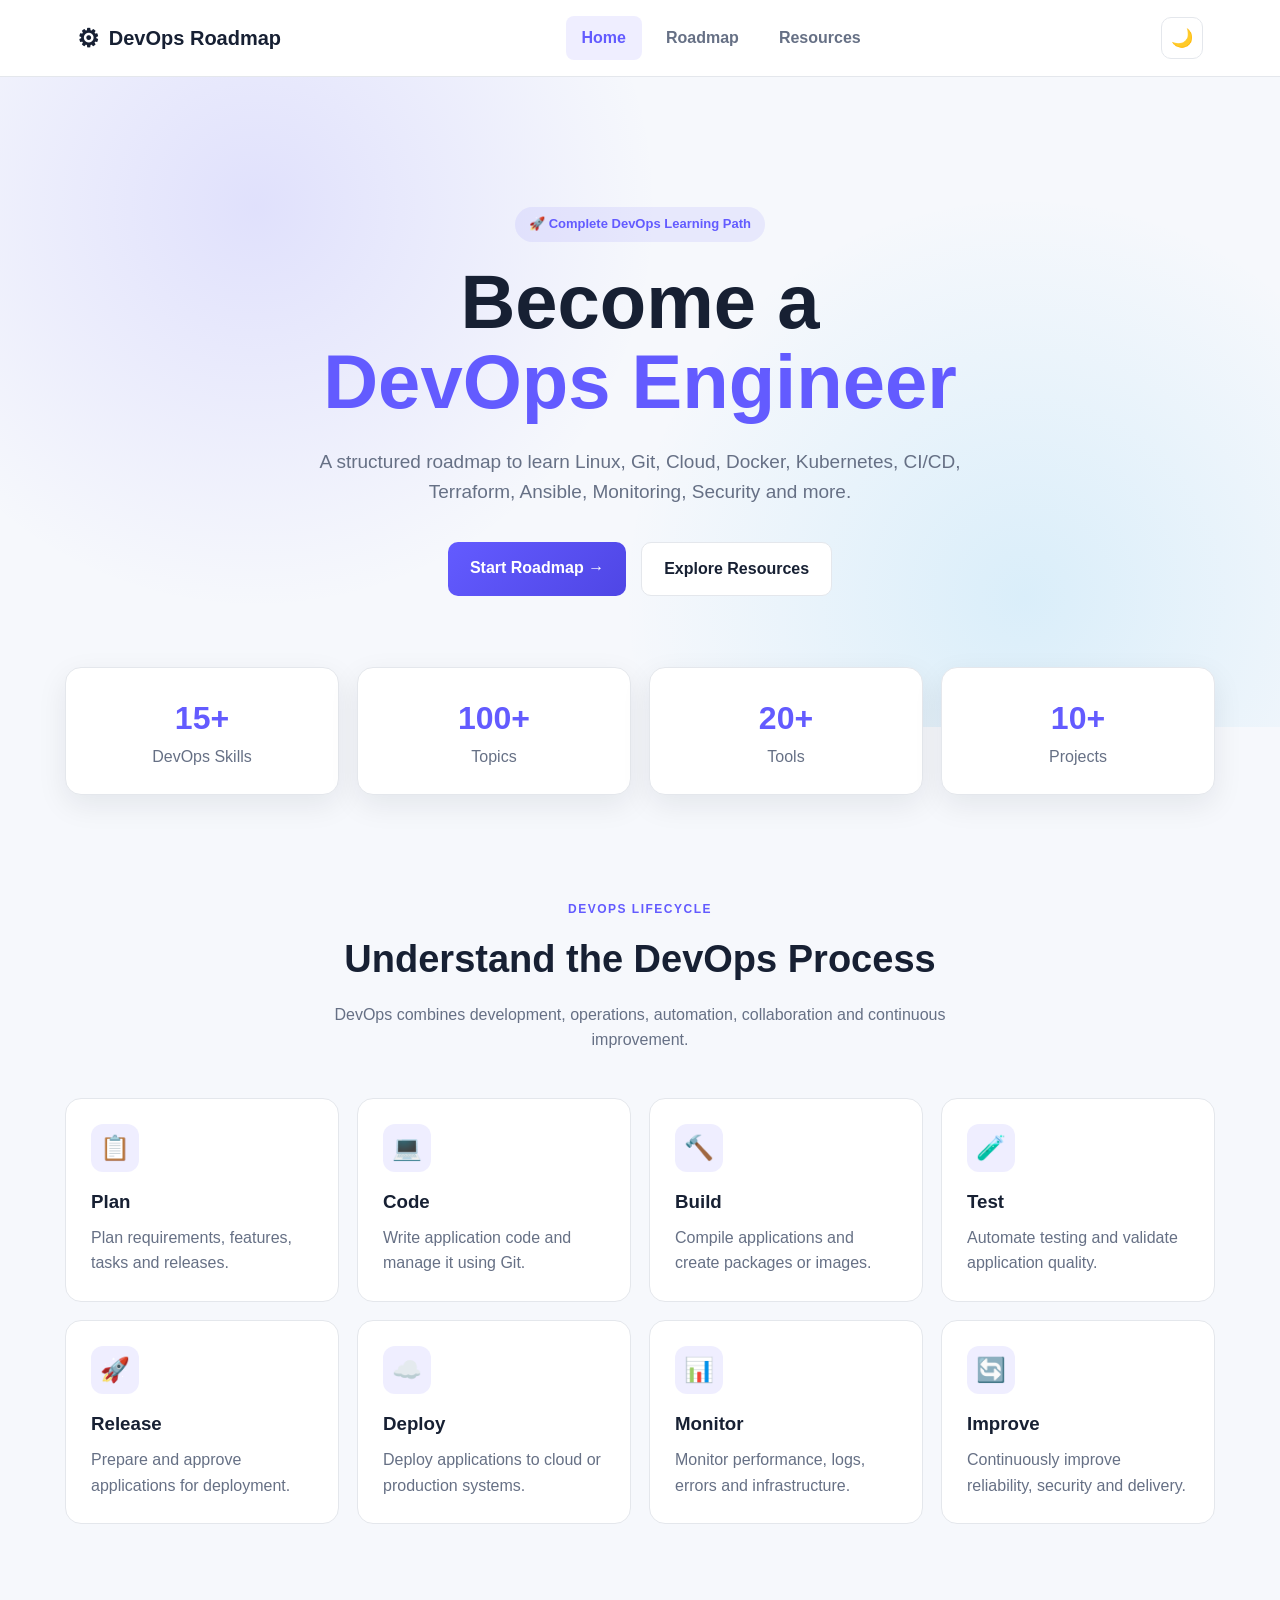
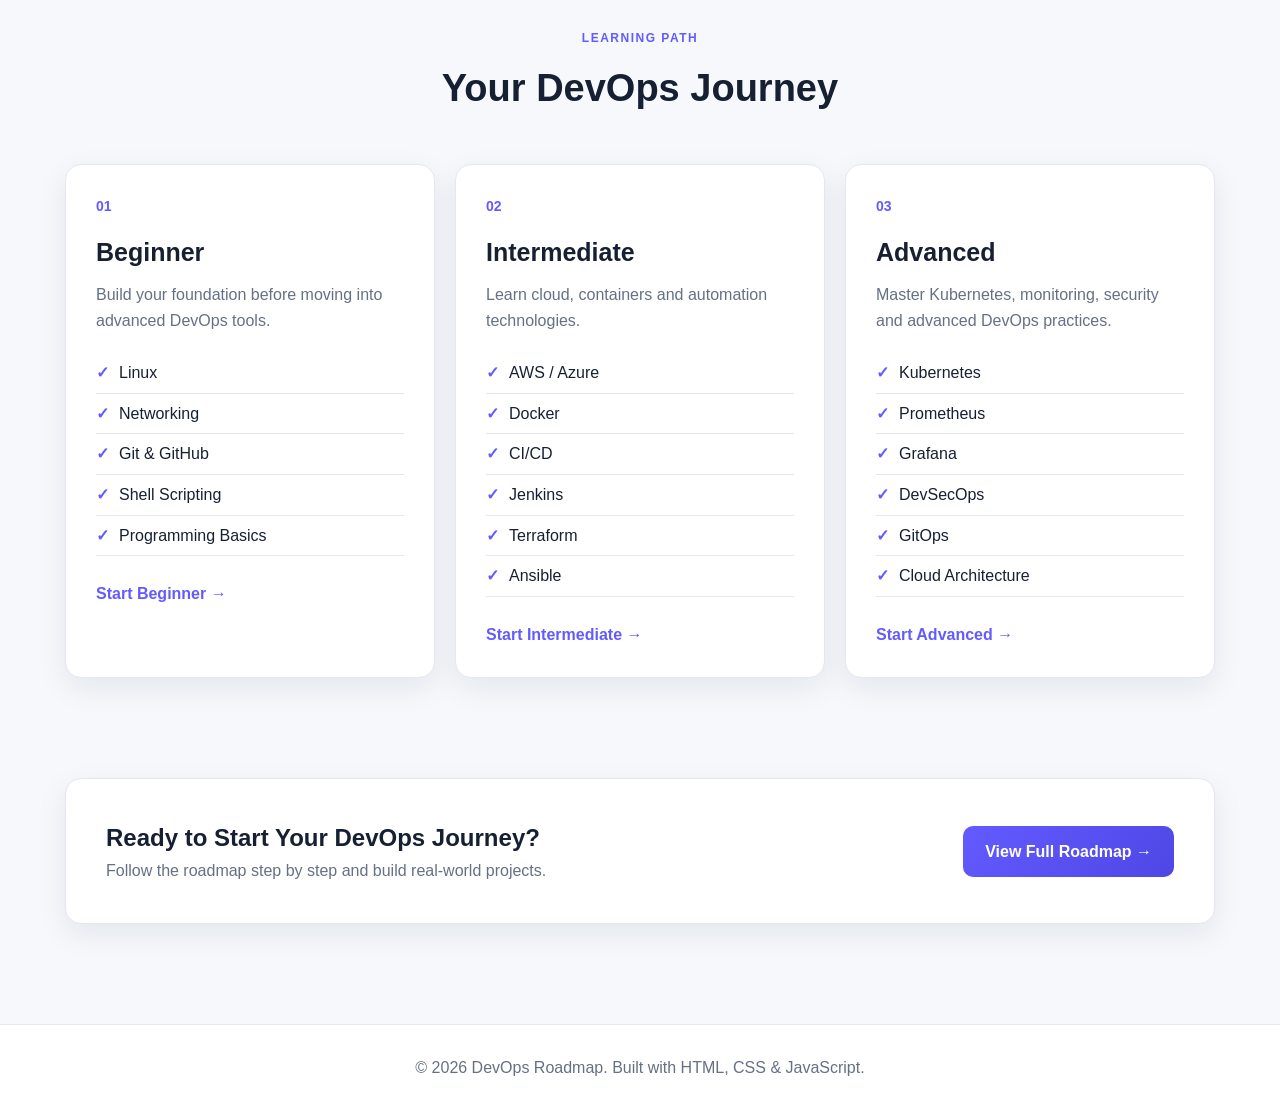
<file: index.html>
<!DOCTYPE html>
<html lang="en">
<head>
    <meta charset="UTF-8">
    <meta name="viewport" content="width=device-width, initial-scale=1.0">

    <title>DevOps Roadmap | Learn DevOps</title>

    <link rel="stylesheet" href="style.css">
</head>

<body>

<header class="navbar">

    <div class="logo">
        <span>⚙</span> DevOps Roadmap
    </div>

    <nav class="nav-links">
        <a href="index.html">Home</a>
        <a href="roadmap.html">Roadmap</a>
        <a href="resources.html">Resources</a>
    </nav>

    <button id="themeToggle" class="theme-btn">
        🌙
    </button>

</header>


<main>

    <!-- HERO -->

    <section class="hero">

        <div class="hero-content">

            <span class="badge">🚀 Complete DevOps Learning Path</span>

            <h1>
                Become a
                <span>DevOps Engineer</span>
            </h1>

            <p>
                A structured roadmap to learn Linux, Git, Cloud,
                Docker, Kubernetes, CI/CD, Terraform, Ansible,
                Monitoring, Security and more.
            </p>

            <div class="hero-buttons">

                <a href="roadmap.html" class="btn primary">
                    Start Roadmap →
                </a>

                <a href="resources.html" class="btn secondary">
                    Explore Resources
                </a>

            </div>

        </div>

    </section>


    <!-- STATS -->

    <section class="stats container">

        <div class="stat-card">
            <h2>15+</h2>
            <p>DevOps Skills</p>
        </div>

        <div class="stat-card">
            <h2>100+</h2>
            <p>Topics</p>
        </div>

        <div class="stat-card">
            <h2>20+</h2>
            <p>Tools</p>
        </div>

        <div class="stat-card">
            <h2>10+</h2>
            <p>Projects</p>
        </div>

    </section>


    <!-- DEVOPS LIFECYCLE -->

    <section class="section container">

        <div class="section-heading">

            <span class="section-label">DEVOPS LIFECYCLE</span>

            <h2>
                Understand the DevOps Process
            </h2>

            <p>
                DevOps combines development, operations,
                automation, collaboration and continuous improvement.
            </p>

        </div>


        <div class="lifecycle-grid">

            <div class="lifecycle-card">
                <div class="icon">📋</div>
                <h3>Plan</h3>
                <p>
                    Plan requirements, features, tasks and releases.
                </p>
            </div>

            <div class="lifecycle-card">
                <div class="icon">💻</div>
                <h3>Code</h3>
                <p>
                    Write application code and manage it using Git.
                </p>
            </div>

            <div class="lifecycle-card">
                <div class="icon">🔨</div>
                <h3>Build</h3>
                <p>
                    Compile applications and create packages or images.
                </p>
            </div>

            <div class="lifecycle-card">
                <div class="icon">🧪</div>
                <h3>Test</h3>
                <p>
                    Automate testing and validate application quality.
                </p>
            </div>

            <div class="lifecycle-card">
                <div class="icon">🚀</div>
                <h3>Release</h3>
                <p>
                    Prepare and approve applications for deployment.
                </p>
            </div>

            <div class="lifecycle-card">
                <div class="icon">☁️</div>
                <h3>Deploy</h3>
                <p>
                    Deploy applications to cloud or production systems.
                </p>
            </div>

            <div class="lifecycle-card">
                <div class="icon">📊</div>
                <h3>Monitor</h3>
                <p>
                    Monitor performance, logs, errors and infrastructure.
                </p>
            </div>

            <div class="lifecycle-card">
                <div class="icon">🔄</div>
                <h3>Improve</h3>
                <p>
                    Continuously improve reliability, security and delivery.
                </p>
            </div>

        </div>

    </section>


    <!-- LEARNING PATH -->

    <section class="section container">

        <div class="section-heading">

            <span class="section-label">LEARNING PATH</span>

            <h2>
                Your DevOps Journey
            </h2>

        </div>


        <div class="levels">

            <div class="level-card beginner">

                <div class="level-number">01</div>

                <h3>Beginner</h3>

                <p>
                    Build your foundation before moving into advanced
                    DevOps tools.
                </p>

                <ul>
                    <li>Linux</li>
                    <li>Networking</li>
                    <li>Git & GitHub</li>
                    <li>Shell Scripting</li>
                    <li>Programming Basics</li>
                </ul>

                <a href="roadmap.html" class="text-link">
                    Start Beginner →
                </a>

            </div>


            <div class="level-card intermediate">

                <div class="level-number">02</div>

                <h3>Intermediate</h3>

                <p>
                    Learn cloud, containers and automation technologies.
                </p>

                <ul>
                    <li>AWS / Azure</li>
                    <li>Docker</li>
                    <li>CI/CD</li>
                    <li>Jenkins</li>
                    <li>Terraform</li>
                    <li>Ansible</li>
                </ul>

                <a href="roadmap.html" class="text-link">
                    Start Intermediate →
                </a>

            </div>


            <div class="level-card advanced">

                <div class="level-number">03</div>

                <h3>Advanced</h3>

                <p>
                    Master Kubernetes, monitoring, security and advanced
                    DevOps practices.
                </p>

                <ul>
                    <li>Kubernetes</li>
                    <li>Prometheus</li>
                    <li>Grafana</li>
                    <li>DevSecOps</li>
                    <li>GitOps</li>
                    <li>Cloud Architecture</li>
                </ul>

                <a href="roadmap.html" class="text-link">
                    Start Advanced →
                </a>

            </div>

        </div>

    </section>


    <!-- CTA -->

    <section class="cta container">

        <div>

            <h2>
                Ready to Start Your DevOps Journey?
            </h2>

            <p>
                Follow the roadmap step by step and build real-world projects.
            </p>

        </div>

        <a href="roadmap.html" class="btn primary">
            View Full Roadmap →
        </a>

    </section>

</main>


<footer>

    <p>
        © 2026 DevOps Roadmap. Built with HTML, CSS & JavaScript.
    </p>

</footer>


<script src="script.js"></script>

</body>
</html>
</file>
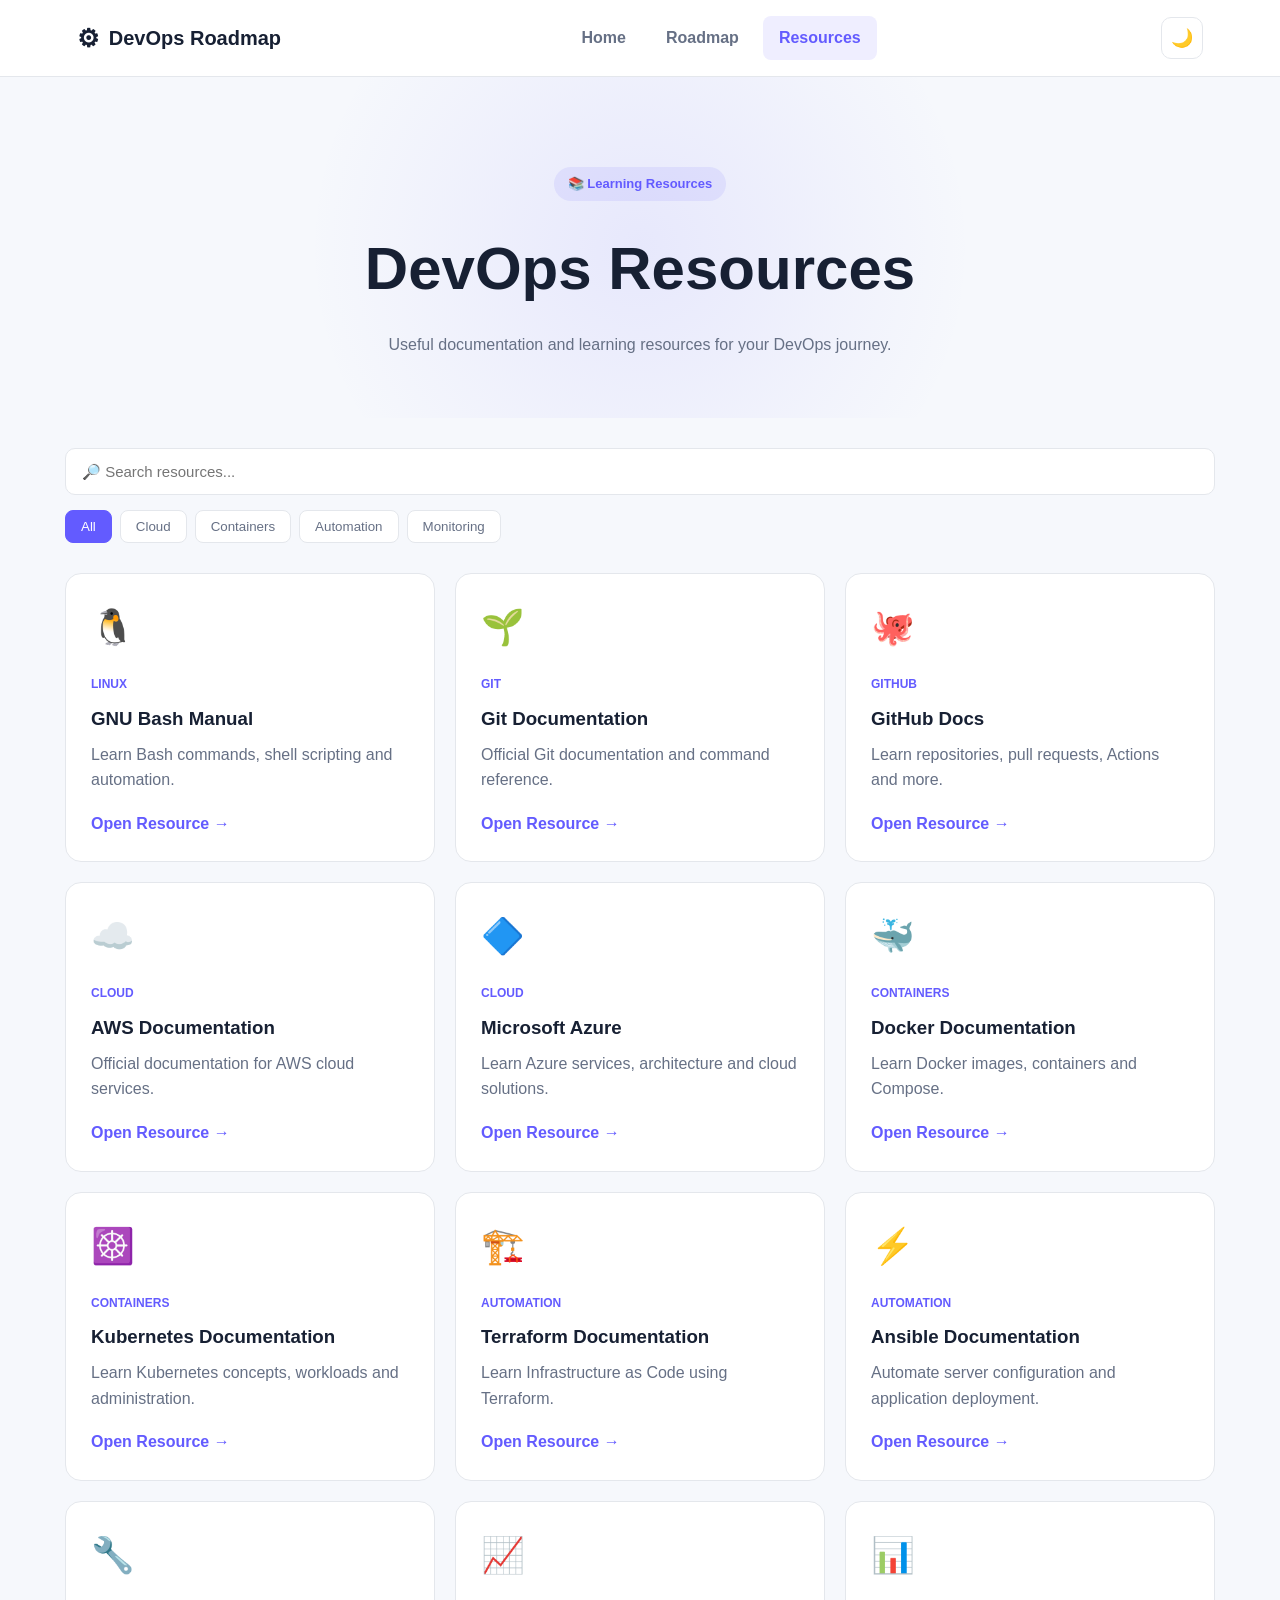
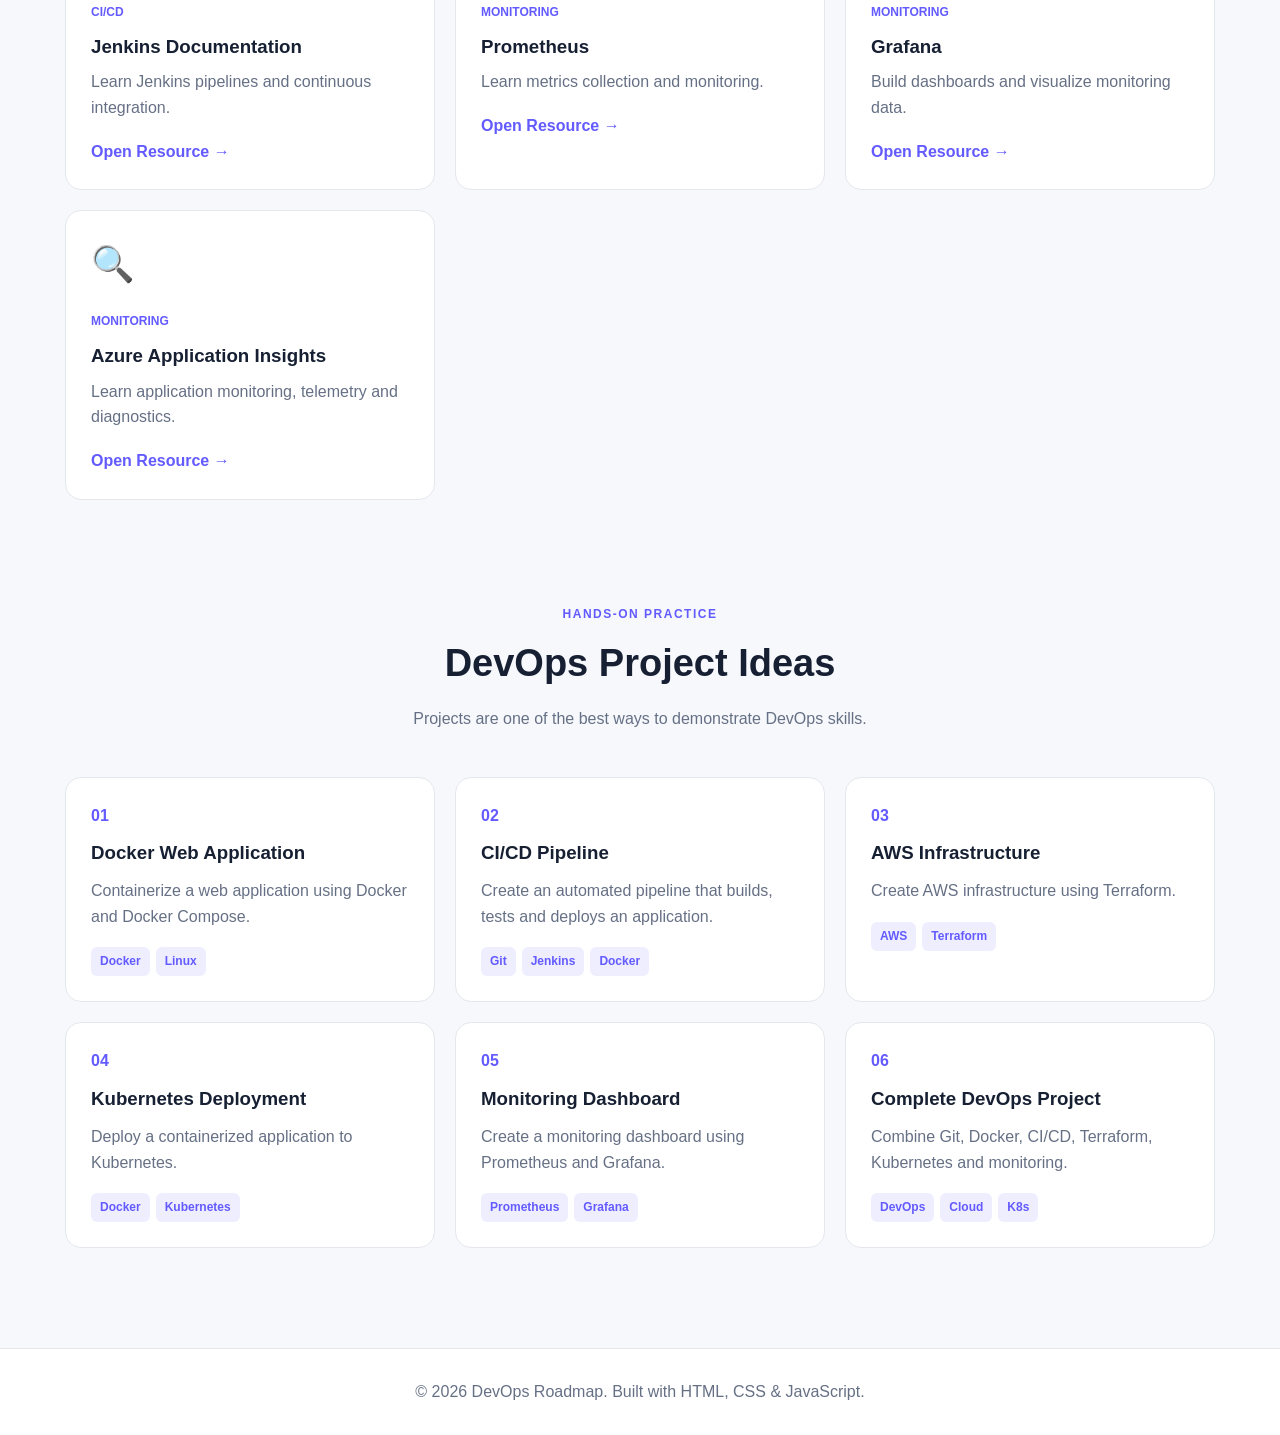
<file: resources.html>
<!DOCTYPE html>
<html lang="en">

<head>

    <meta charset="UTF-8">

    <meta name="viewport"
          content="width=device-width, initial-scale=1.0">

    <title>DevOps Resources</title>

    <link rel="stylesheet" href="style.css">

</head>


<body>

<header class="navbar">

    <div class="logo">
        <span>⚙</span> DevOps Roadmap
    </div>

    <nav class="nav-links">

        <a href="index.html">
            Home
        </a>

        <a href="roadmap.html">
            Roadmap
        </a>

        <a href="resources.html">
            Resources
        </a>

    </nav>

    <button id="themeToggle" class="theme-btn">
        🌙
    </button>

</header>


<main>

    <section class="page-header">

        <span class="badge">
            📚 Learning Resources
        </span>

        <h1>
            DevOps Resources
        </h1>

        <p>
            Useful documentation and learning resources
            for your DevOps journey.
        </p>

    </section>


    <!-- RESOURCE SEARCH -->

    <section class="resource-controls container">

        <input
            type="text"
            id="resourceSearch"
            placeholder="🔎 Search resources..."
        >

        <div class="filter-buttons">

            <button class="resource-filter active"
                    data-category="all">
                All
            </button>

            <button class="resource-filter"
                    data-category="cloud">
                Cloud
            </button>

            <button class="resource-filter"
                    data-category="containers">
                Containers
            </button>

            <button class="resource-filter"
                    data-category="automation">
                Automation
            </button>

            <button class="resource-filter"
                    data-category="monitoring">
                Monitoring
            </button>

        </div>

    </section>


    <!-- RESOURCES -->

    <section class="resources-grid container">


        <article class="resource-card"
                 data-category="linux">

            <div class="resource-icon">
                🐧
            </div>

            <span class="resource-category">
                Linux
            </span>

            <h3>
                GNU Bash Manual
            </h3>

            <p>
                Learn Bash commands, shell scripting and automation.
            </p>

            <a href="https://www.gnu.org/software/bash/manual/bash.html"
               target="_blank"
               rel="noopener">
                Open Resource →
            </a>

        </article>


        <article class="resource-card"
                 data-category="git">

            <div class="resource-icon">
                🌱
            </div>

            <span class="resource-category">
                Git
            </span>

            <h3>
                Git Documentation
            </h3>

            <p>
                Official Git documentation and command reference.
            </p>

            <a href="https://git-scm.com/docs"
               target="_blank"
               rel="noopener">
                Open Resource →
            </a>

        </article>


        <article class="resource-card"
                 data-category="git">

            <div class="resource-icon">
                🐙
            </div>

            <span class="resource-category">
                GitHub
            </span>

            <h3>
                GitHub Docs
            </h3>

            <p>
                Learn repositories, pull requests, Actions and more.
            </p>

            <a href="https://docs.github.com/"
               target="_blank"
               rel="noopener">
                Open Resource →
            </a>

        </article>


        <article class="resource-card"
                 data-category="cloud">

            <div class="resource-icon">
                ☁️
            </div>

            <span class="resource-category">
                Cloud
            </span>

            <h3>
                AWS Documentation
            </h3>

            <p>
                Official documentation for AWS cloud services.
            </p>

            <a href="https://docs.aws.amazon.com/"
               target="_blank"
               rel="noopener">
                Open Resource →
            </a>

        </article>


        <article class="resource-card"
                 data-category="cloud">

            <div class="resource-icon">
                🔷
            </div>

            <span class="resource-category">
                Cloud
            </span>

            <h3>
                Microsoft Azure
            </h3>

            <p>
                Learn Azure services, architecture and cloud solutions.
            </p>

            <a href="https://learn.microsoft.com/azure/"
               target="_blank"
               rel="noopener">
                Open Resource →
            </a>

        </article>


        <article class="resource-card"
                 data-category="containers">

            <div class="resource-icon">
                🐳
            </div>

            <span class="resource-category">
                Containers
            </span>

            <h3>
                Docker Documentation
            </h3>

            <p>
                Learn Docker images, containers and Compose.
            </p>

            <a href="https://docs.docker.com/"
               target="_blank"
               rel="noopener">
                Open Resource →
            </a>

        </article>


        <article class="resource-card"
                 data-category="containers">

            <div class="resource-icon">
                ☸️
            </div>

            <span class="resource-category">
                Containers
            </span>

            <h3>
                Kubernetes Documentation
            </h3>

            <p>
                Learn Kubernetes concepts, workloads and administration.
            </p>

            <a href="https://kubernetes.io/docs/"
               target="_blank"
               rel="noopener">
                Open Resource →
            </a>

        </article>


        <article class="resource-card"
                 data-category="automation">

            <div class="resource-icon">
                🏗️
            </div>

            <span class="resource-category">
                Automation
            </span>

            <h3>
                Terraform Documentation
            </h3>

            <p>
                Learn Infrastructure as Code using Terraform.
            </p>

            <a href="https://developer.hashicorp.com/terraform/docs"
               target="_blank"
               rel="noopener">
                Open Resource →
            </a>

        </article>


        <article class="resource-card"
                 data-category="automation">

            <div class="resource-icon">
                ⚡
            </div>

            <span class="resource-category">
                Automation
            </span>

            <h3>
                Ansible Documentation
            </h3>

            <p>
                Automate server configuration and application deployment.
            </p>

            <a href="https://docs.ansible.com/"
               target="_blank"
               rel="noopener">
                Open Resource →
            </a>

        </article>


        <article class="resource-card"
                 data-category="automation">

            <div class="resource-icon">
                🔧
            </div>

            <span class="resource-category">
                CI/CD
            </span>

            <h3>
                Jenkins Documentation
            </h3>

            <p>
                Learn Jenkins pipelines and continuous integration.
            </p>

            <a href="https://www.jenkins.io/doc/"
               target="_blank"
               rel="noopener">
                Open Resource →
            </a>

        </article>


        <article class="resource-card"
                 data-category="monitoring">

            <div class="resource-icon">
                📈
            </div>

            <span class="resource-category">
                Monitoring
            </span>

            <h3>
                Prometheus
            </h3>

            <p>
                Learn metrics collection and monitoring.
            </p>

            <a href="https://prometheus.io/docs/"
               target="_blank"
               rel="noopener">
                Open Resource →
            </a>

        </article>


        <article class="resource-card"
                 data-category="monitoring">

            <div class="resource-icon">
                📊
            </div>

            <span class="resource-category">
                Monitoring
            </span>

            <h3>
                Grafana
            </h3>

            <p>
                Build dashboards and visualize monitoring data.
            </p>

            <a href="https://grafana.com/docs/"
               target="_blank"
               rel="noopener">
                Open Resource →
            </a>

        </article>


        <article class="resource-card"
                 data-category="monitoring">

            <div class="resource-icon">
                🔍
            </div>

            <span class="resource-category">
                Monitoring
            </span>

            <h3>
                Azure Application Insights
            </h3>

            <p>
                Learn application monitoring, telemetry and diagnostics.
            </p>

            <a href="https://learn.microsoft.com/azure/azure-monitor/app/app-insights-overview"
               target="_blank"
               rel="noopener">
                Open Resource →
            </a>

        </article>

    </section>


    <!-- PROJECTS -->

    <section class="projects container">

        <div class="section-heading">

            <span class="section-label">
                HANDS-ON PRACTICE
            </span>

            <h2>
                DevOps Project Ideas
            </h2>

            <p>
                Projects are one of the best ways to demonstrate
                DevOps skills.
            </p>

        </div>


        <div class="project-grid">


            <div class="project-card">

                <span>01</span>

                <h3>
                    Docker Web Application
                </h3>

                <p>
                    Containerize a web application using Docker
                    and Docker Compose.
                </p>

                <div class="tags">
                    <span>Docker</span>
                    <span>Linux</span>
                </div>

            </div>


            <div class="project-card">

                <span>02</span>

                <h3>
                    CI/CD Pipeline
                </h3>

                <p>
                    Create an automated pipeline that builds,
                    tests and deploys an application.
                </p>

                <div class="tags">
                    <span>Git</span>
                    <span>Jenkins</span>
                    <span>Docker</span>
                </div>

            </div>


            <div class="project-card">

                <span>03</span>

                <h3>
                    AWS Infrastructure
                </h3>

                <p>
                    Create AWS infrastructure using Terraform.
                </p>

                <div class="tags">
                    <span>AWS</span>
                    <span>Terraform</span>
                </div>

            </div>


            <div class="project-card">

                <span>04</span>

                <h3>
                    Kubernetes Deployment
                </h3>

                <p>
                    Deploy a containerized application to Kubernetes.
                </p>

                <div class="tags">
                    <span>Docker</span>
                    <span>Kubernetes</span>
                </div>

            </div>


            <div class="project-card">

                <span>05</span>

                <h3>
                    Monitoring Dashboard
                </h3>

                <p>
                    Create a monitoring dashboard using Prometheus
                    and Grafana.
                </p>

                <div class="tags">
                    <span>Prometheus</span>
                    <span>Grafana</span>
                </div>

            </div>


            <div class="project-card">

                <span>06</span>

                <h3>
                    Complete DevOps Project
                </h3>

                <p>
                    Combine Git, Docker, CI/CD, Terraform,
                    Kubernetes and monitoring.
                </p>

                <div class="tags">
                    <span>DevOps</span>
                    <span>Cloud</span>
                    <span>K8s</span>
                </div>

            </div>

        </div>

    </section>

</main>


<footer>

    <p>
        © 2026 DevOps Roadmap. Built with HTML, CSS & JavaScript.
    </p>

</footer>


<script src="script.js"></script>

</body>

</html>
</file>
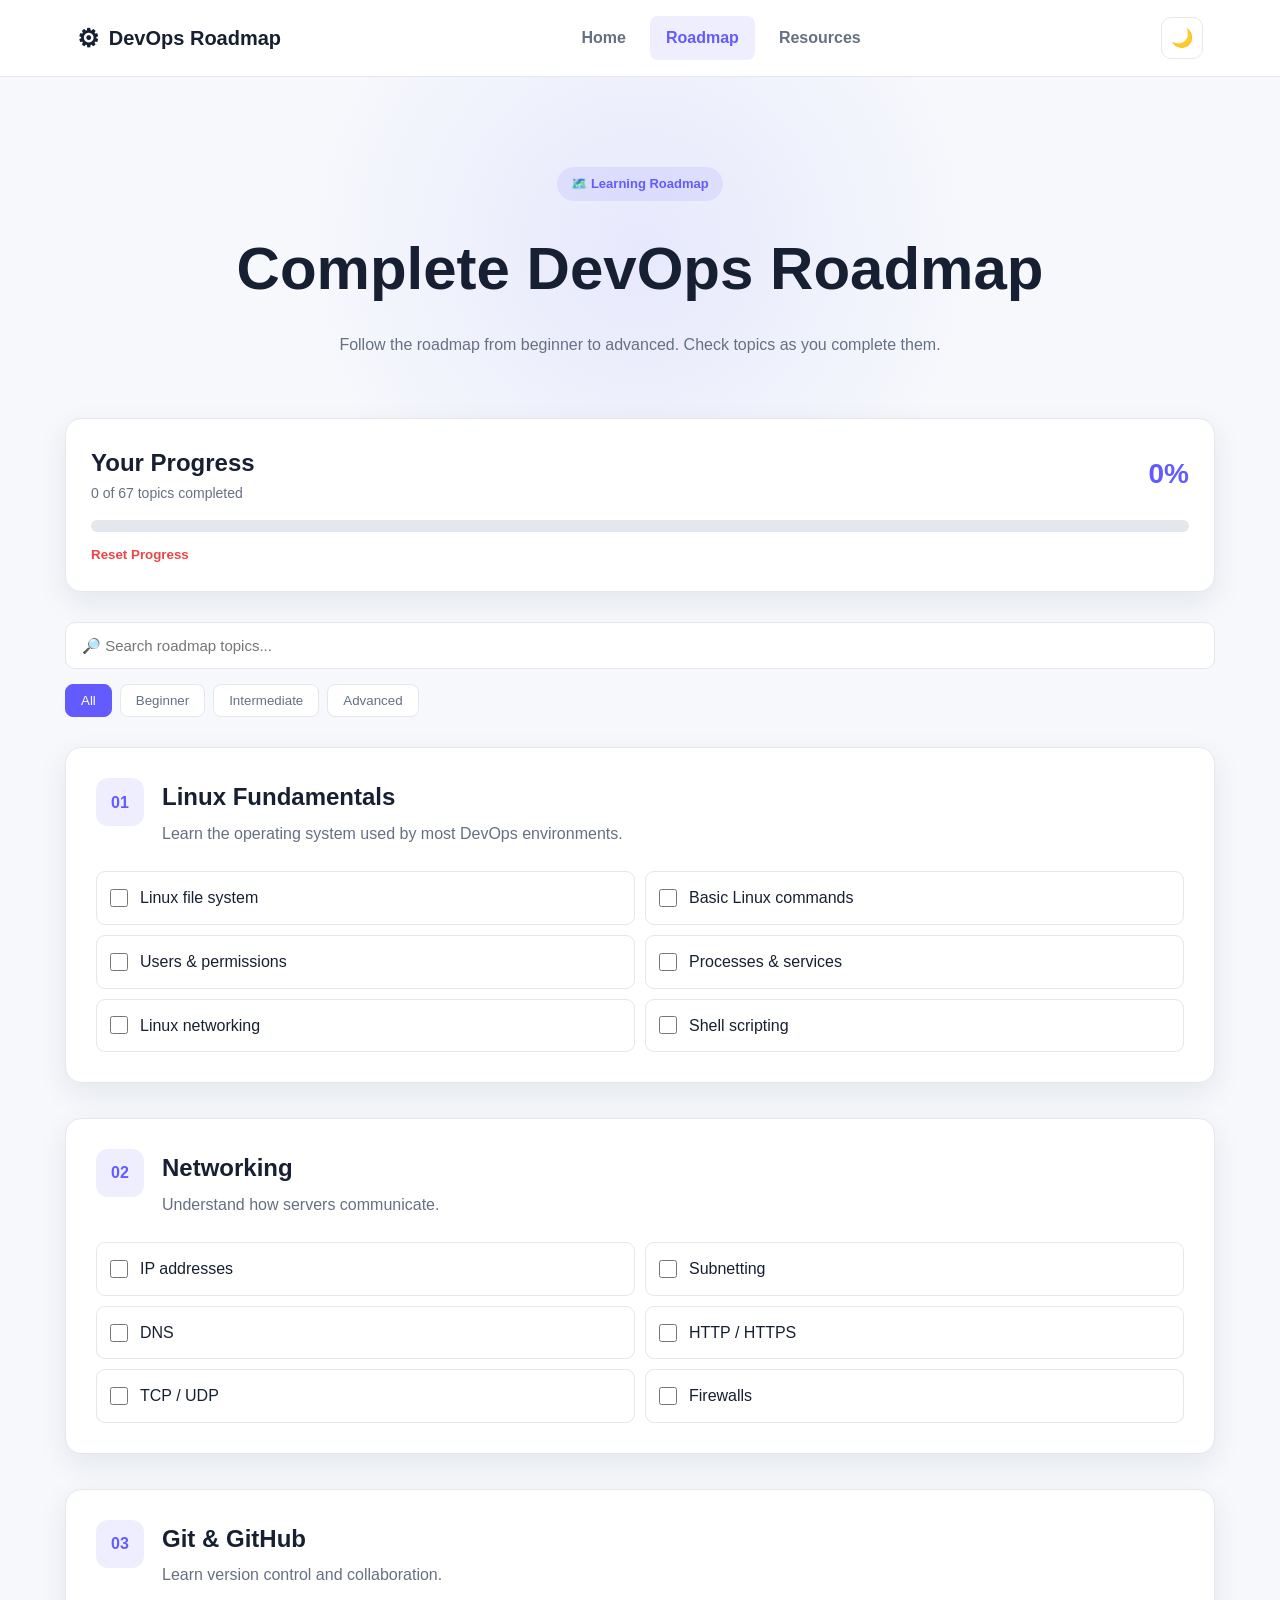
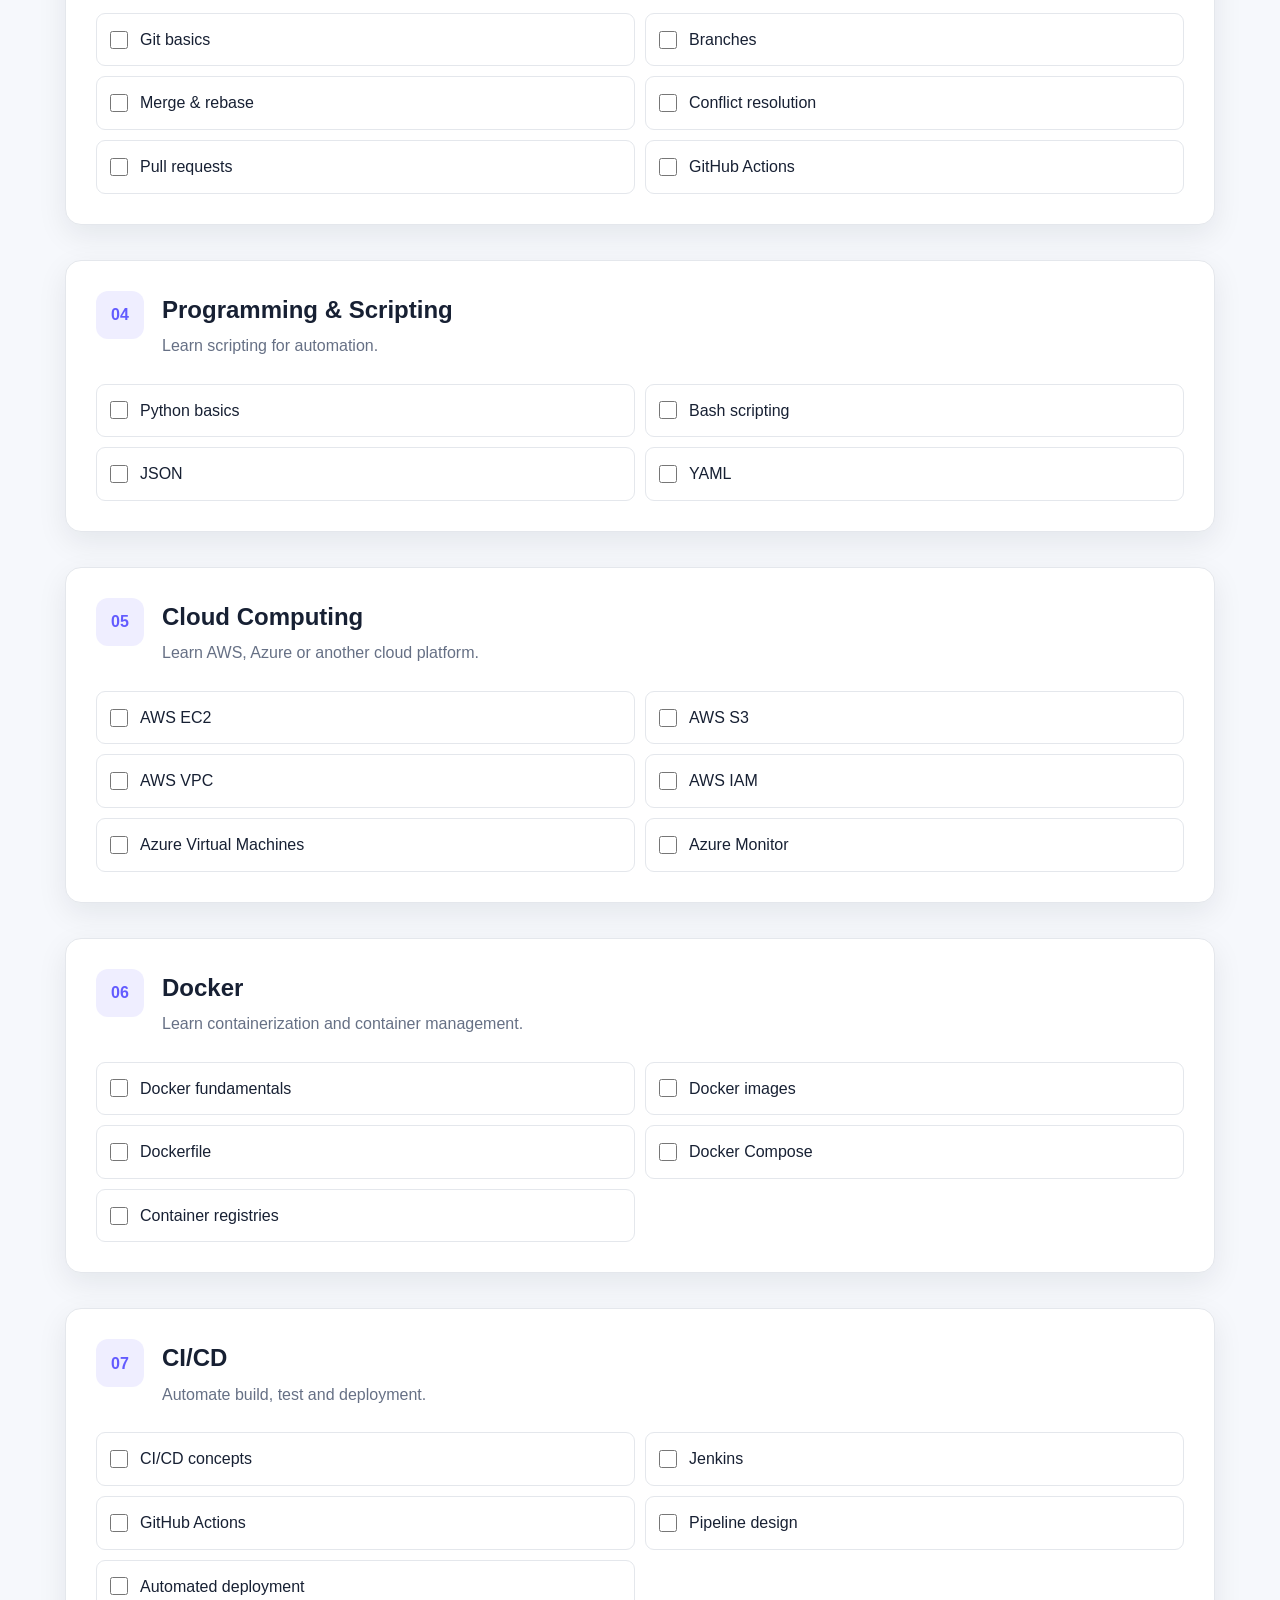
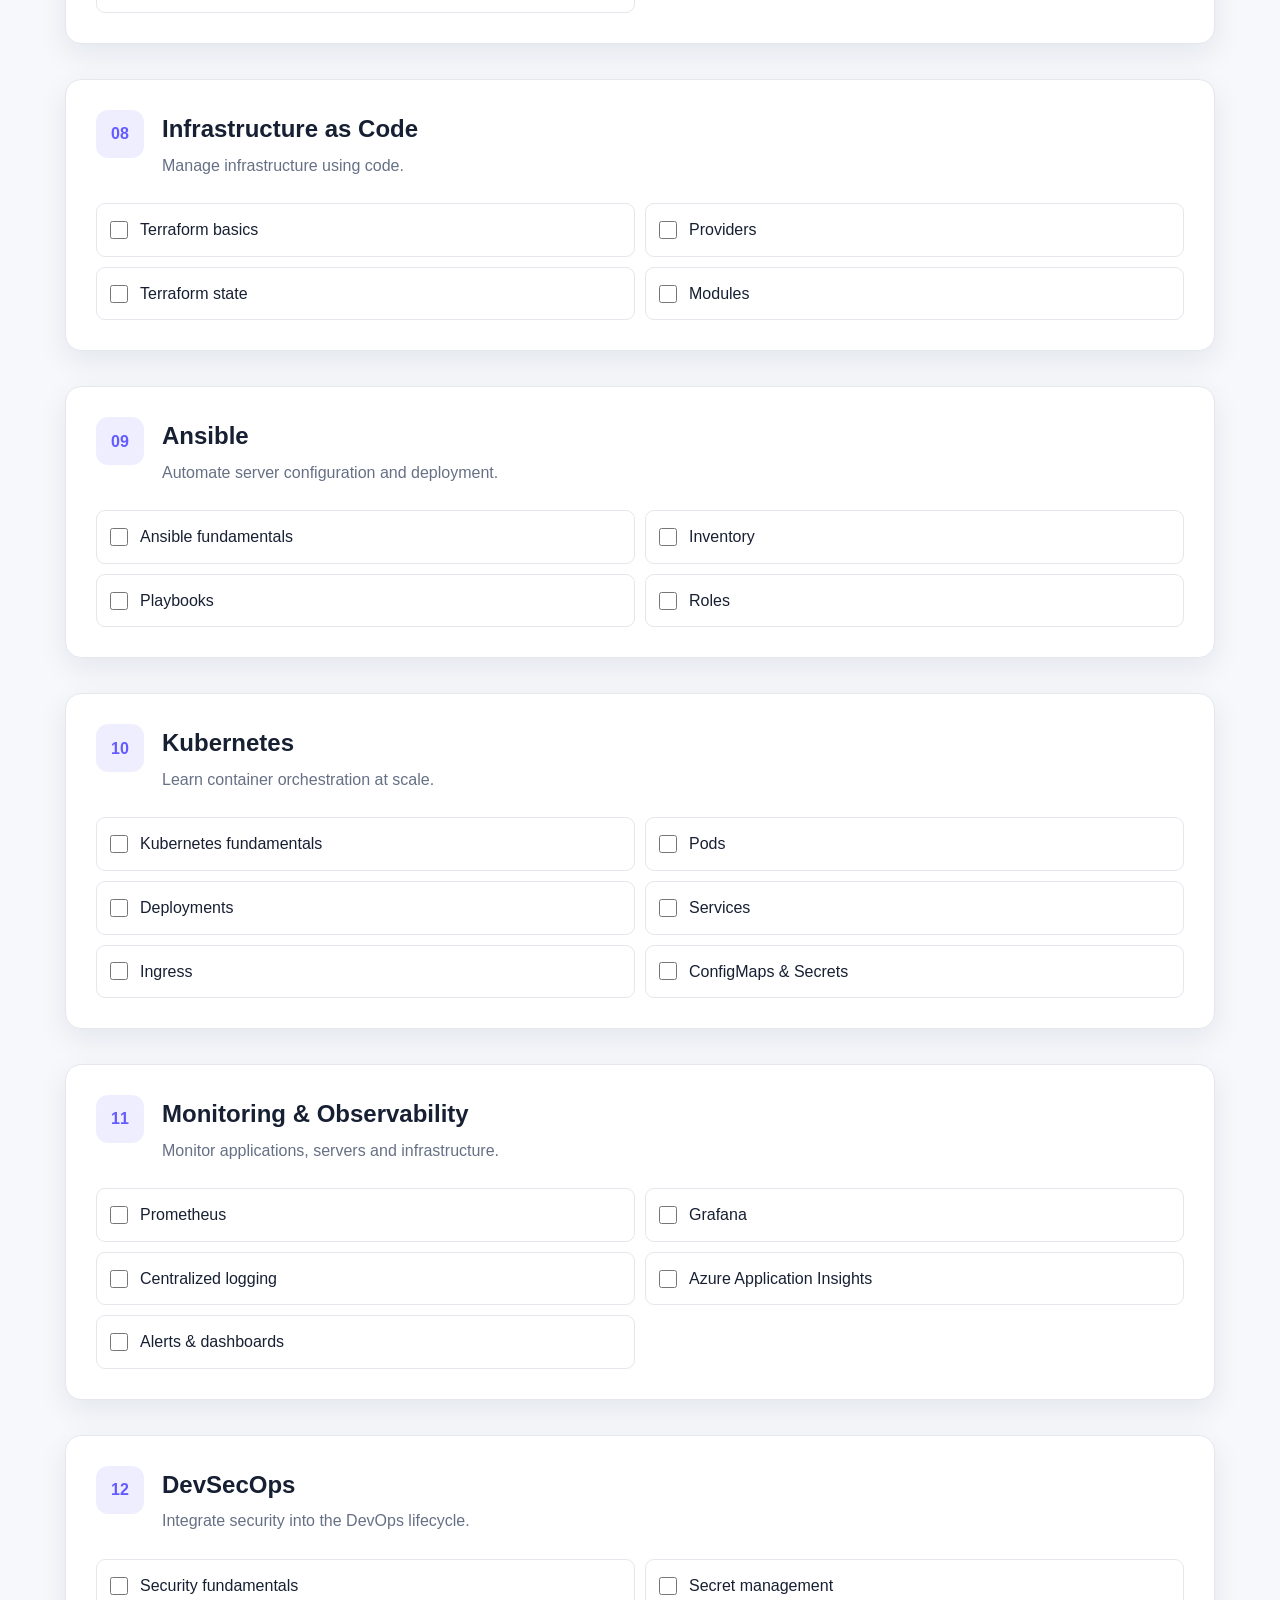
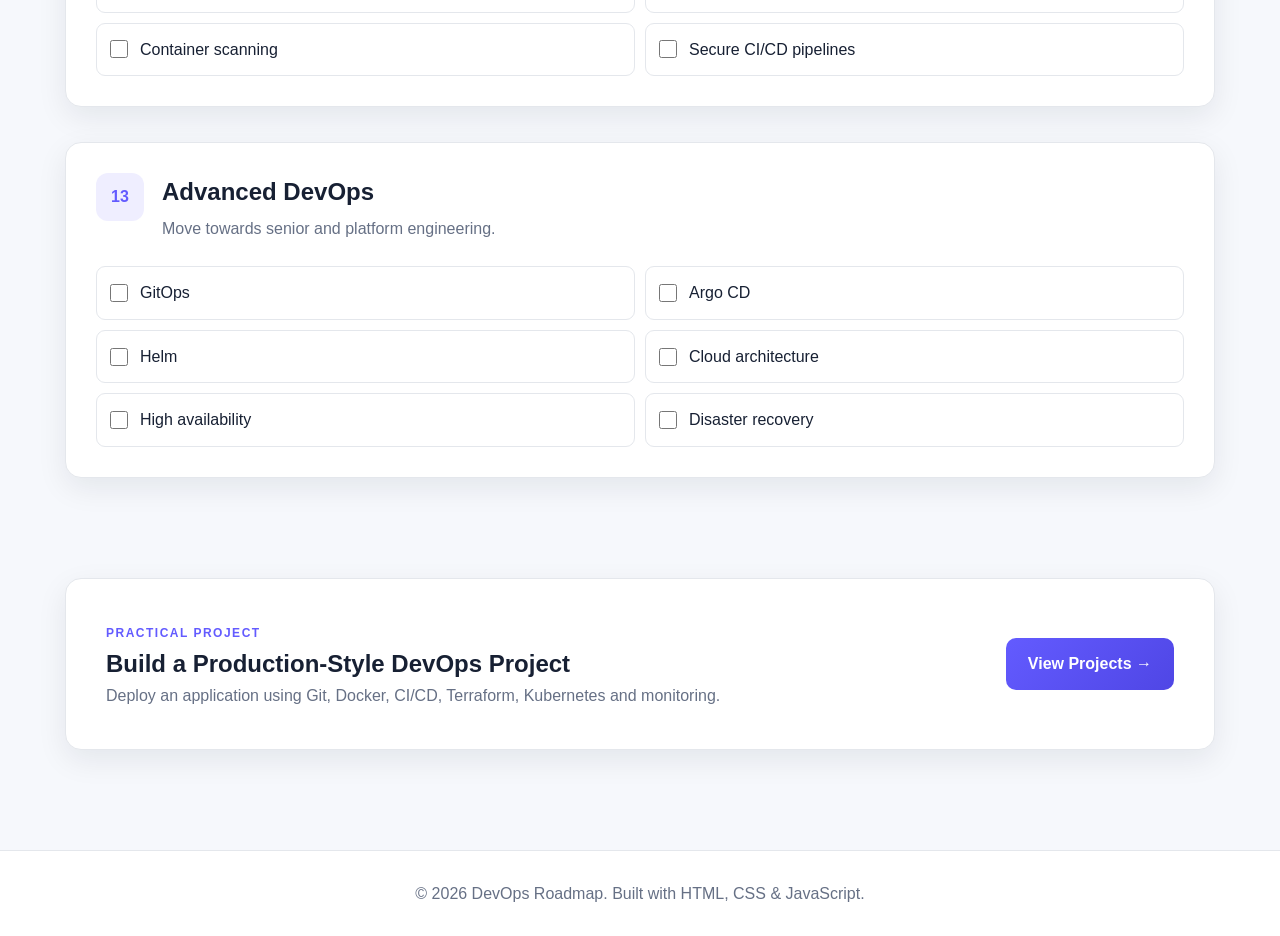
<file: roadmap.html>
<!DOCTYPE html>
<html lang="en">

<head>

    <meta charset="UTF-8">

    <meta name="viewport"
          content="width=device-width, initial-scale=1.0">

    <title>DevOps Roadmap</title>

    <link rel="stylesheet" href="style.css">

</head>


<body>

<header class="navbar">

    <div class="logo">
        <span>⚙</span> DevOps Roadmap
    </div>

    <nav class="nav-links">

        <a href="index.html">
            Home
        </a>

        <a href="roadmap.html">
            Roadmap
        </a>

        <a href="resources.html">
            Resources
        </a>

    </nav>

    <button id="themeToggle" class="theme-btn">
        🌙
    </button>

</header>


<main>

    <!-- HEADER -->

    <section class="page-header">

        <span class="badge">
            🗺️ Learning Roadmap
        </span>

        <h1>
            Complete DevOps Roadmap
        </h1>

        <p>
            Follow the roadmap from beginner to advanced.
            Check topics as you complete them.
        </p>

    </section>


    <!-- PROGRESS -->

    <section class="progress-section container">

        <div class="progress-header">

            <div>

                <h2>
                    Your Progress
                </h2>

                <p>
                    <span id="completedCount">0</span>
                    of
                    <span id="totalCount">0</span>
                    topics completed
                </p>

            </div>

            <strong id="progressPercent">
                0%
            </strong>

        </div>


        <div class="progress-bar">

            <div id="progressFill"></div>

        </div>


        <button id="resetProgress" class="reset-btn">
            Reset Progress
        </button>

    </section>


    <!-- SEARCH -->

    <section class="roadmap-controls container">

        <input
            type="text"
            id="roadmapSearch"
            placeholder="🔎 Search roadmap topics..."
        >

        <div class="filter-buttons">

            <button class="filter-btn active"
                    data-filter="all">
                All
            </button>

            <button class="filter-btn"
                    data-filter="beginner">
                Beginner
            </button>

            <button class="filter-btn"
                    data-filter="intermediate">
                Intermediate
            </button>

            <button class="filter-btn"
                    data-filter="advanced">
                Advanced
            </button>

        </div>

    </section>


    <!-- ROADMAP -->

    <section class="roadmap container">


        <!-- 01 LINUX -->

        <div class="roadmap-section"
             data-level="beginner">

            <div class="roadmap-title">

                <span class="roadmap-number">
                    01
                </span>

                <div>

                    <h2>
                        Linux Fundamentals
                    </h2>

                    <p>
                        Learn the operating system used by most
                        DevOps environments.
                    </p>

                </div>

            </div>


            <div class="topic-grid">

                <label class="roadmap-item">

                    <input type="checkbox"
                           class="roadmap-check"
                           data-id="linux-files">

                    <span>
                        Linux file system
                    </span>

                </label>


                <label class="roadmap-item">

                    <input type="checkbox"
                           class="roadmap-check"
                           data-id="linux-commands">

                    <span>
                        Basic Linux commands
                    </span>

                </label>


                <label class="roadmap-item">

                    <input type="checkbox"
                           class="roadmap-check"
                           data-id="linux-permissions">

                    <span>
                        Users & permissions
                    </span>

                </label>


                <label class="roadmap-item">

                    <input type="checkbox"
                           class="roadmap-check"
                           data-id="linux-process">

                    <span>
                        Processes & services
                    </span>

                </label>


                <label class="roadmap-item">

                    <input type="checkbox"
                           class="roadmap-check"
                           data-id="linux-network">

                    <span>
                        Linux networking
                    </span>

                </label>


                <label class="roadmap-item">

                    <input type="checkbox"
                           class="roadmap-check"
                           data-id="linux-shell">

                    <span>
                        Shell scripting
                    </span>

                </label>

            </div>

        </div>


        <!-- 02 NETWORKING -->

        <div class="roadmap-section"
             data-level="beginner">

            <div class="roadmap-title">

                <span class="roadmap-number">
                    02
                </span>

                <div>

                    <h2>
                        Networking
                    </h2>

                    <p>
                        Understand how servers communicate.
                    </p>

                </div>

            </div>


            <div class="topic-grid">

                <label class="roadmap-item">
                    <input type="checkbox"
                           class="roadmap-check"
                           data-id="network-ip">
                    <span>IP addresses</span>
                </label>

                <label class="roadmap-item">
                    <input type="checkbox"
                           class="roadmap-check"
                           data-id="network-subnet">
                    <span>Subnetting</span>
                </label>

                <label class="roadmap-item">
                    <input type="checkbox"
                           class="roadmap-check"
                           data-id="network-dns">
                    <span>DNS</span>
                </label>

                <label class="roadmap-item">
                    <input type="checkbox"
                           class="roadmap-check"
                           data-id="network-http">
                    <span>HTTP / HTTPS</span>
                </label>

                <label class="roadmap-item">
                    <input type="checkbox"
                           class="roadmap-check"
                           data-id="network-tcp">
                    <span>TCP / UDP</span>
                </label>

                <label class="roadmap-item">
                    <input type="checkbox"
                           class="roadmap-check"
                           data-id="network-firewall">
                    <span>Firewalls</span>
                </label>

            </div>

        </div>


        <!-- 03 GIT -->

        <div class="roadmap-section"
             data-level="beginner">

            <div class="roadmap-title">

                <span class="roadmap-number">
                    03
                </span>

                <div>

                    <h2>
                        Git & GitHub
                    </h2>

                    <p>
                        Learn version control and collaboration.
                    </p>

                </div>

            </div>


            <div class="topic-grid">

                <label class="roadmap-item">
                    <input type="checkbox"
                           class="roadmap-check"
                           data-id="git-init">
                    <span>Git basics</span>
                </label>

                <label class="roadmap-item">
                    <input type="checkbox"
                           class="roadmap-check"
                           data-id="git-branch">
                    <span>Branches</span>
                </label>

                <label class="roadmap-item">
                    <input type="checkbox"
                           class="roadmap-check"
                           data-id="git-merge">
                    <span>Merge & rebase</span>
                </label>

                <label class="roadmap-item">
                    <input type="checkbox"
                           class="roadmap-check"
                           data-id="git-conflict">
                    <span>Conflict resolution</span>
                </label>

                <label class="roadmap-item">
                    <input type="checkbox"
                           class="roadmap-check"
                           data-id="github-pr">
                    <span>Pull requests</span>
                </label>

                <label class="roadmap-item">
                    <input type="checkbox"
                           class="roadmap-check"
                           data-id="github-actions">
                    <span>GitHub Actions</span>
                </label>

            </div>

        </div>


        <!-- 04 PROGRAMMING -->

        <div class="roadmap-section"
             data-level="beginner">

            <div class="roadmap-title">

                <span class="roadmap-number">
                    04
                </span>

                <div>

                    <h2>
                        Programming & Scripting
                    </h2>

                    <p>
                        Learn scripting for automation.
                    </p>

                </div>

            </div>


            <div class="topic-grid">

                <label class="roadmap-item">
                    <input type="checkbox"
                           class="roadmap-check"
                           data-id="python">
                    <span>Python basics</span>
                </label>

                <label class="roadmap-item">
                    <input type="checkbox"
                           class="roadmap-check"
                           data-id="bash">
                    <span>Bash scripting</span>
                </label>

                <label class="roadmap-item">
                    <input type="checkbox"
                           class="roadmap-check"
                           data-id="json">
                    <span>JSON</span>
                </label>

                <label class="roadmap-item">
                    <input type="checkbox"
                           class="roadmap-check"
                           data-id="yaml">
                    <span>YAML</span>
                </label>

            </div>

        </div>


        <!-- 05 CLOUD -->

        <div class="roadmap-section"
             data-level="intermediate">

            <div class="roadmap-title">

                <span class="roadmap-number">
                    05
                </span>

                <div>

                    <h2>
                        Cloud Computing
                    </h2>

                    <p>
                        Learn AWS, Azure or another cloud platform.
                    </p>

                </div>

            </div>


            <div class="topic-grid">

                <label class="roadmap-item">
                    <input type="checkbox"
                           class="roadmap-check"
                           data-id="aws-ec2">
                    <span>AWS EC2</span>
                </label>

                <label class="roadmap-item">
                    <input type="checkbox"
                           class="roadmap-check"
                           data-id="aws-s3">
                    <span>AWS S3</span>
                </label>

                <label class="roadmap-item">
                    <input type="checkbox"
                           class="roadmap-check"
                           data-id="aws-vpc">
                    <span>AWS VPC</span>
                </label>

                <label class="roadmap-item">
                    <input type="checkbox"
                           class="roadmap-check"
                           data-id="aws-iam">
                    <span>AWS IAM</span>
                </label>

                <label class="roadmap-item">
                    <input type="checkbox"
                           class="roadmap-check"
                           data-id="azure-vm">
                    <span>Azure Virtual Machines</span>
                </label>

                <label class="roadmap-item">
                    <input type="checkbox"
                           class="roadmap-check"
                           data-id="azure-monitor">
                    <span>Azure Monitor</span>
                </label>

            </div>

        </div>


        <!-- 06 DOCKER -->

        <div class="roadmap-section"
             data-level="intermediate">

            <div class="roadmap-title">

                <span class="roadmap-number">
                    06
                </span>

                <div>

                    <h2>
                        Docker
                    </h2>

                    <p>
                        Learn containerization and container management.
                    </p>

                </div>

            </div>


            <div class="topic-grid">

                <label class="roadmap-item">
                    <input type="checkbox"
                           class="roadmap-check"
                           data-id="docker-basics">
                    <span>Docker fundamentals</span>
                </label>

                <label class="roadmap-item">
                    <input type="checkbox"
                           class="roadmap-check"
                           data-id="docker-image">
                    <span>Docker images</span>
                </label>

                <label class="roadmap-item">
                    <input type="checkbox"
                           class="roadmap-check"
                           data-id="dockerfile">
                    <span>Dockerfile</span>
                </label>

                <label class="roadmap-item">
                    <input type="checkbox"
                           class="roadmap-check"
                           data-id="docker-compose">
                    <span>Docker Compose</span>
                </label>

                <label class="roadmap-item">
                    <input type="checkbox"
                           class="roadmap-check"
                           data-id="docker-registry">
                    <span>Container registries</span>
                </label>

            </div>

        </div>


        <!-- 07 CI/CD -->

        <div class="roadmap-section"
             data-level="intermediate">

            <div class="roadmap-title">

                <span class="roadmap-number">
                    07
                </span>

                <div>

                    <h2>
                        CI/CD
                    </h2>

                    <p>
                        Automate build, test and deployment.
                    </p>

                </div>

            </div>


            <div class="topic-grid">

                <label class="roadmap-item">
                    <input type="checkbox"
                           class="roadmap-check"
                           data-id="cicd-concepts">
                    <span>CI/CD concepts</span>
                </label>

                <label class="roadmap-item">
                    <input type="checkbox"
                           class="roadmap-check"
                           data-id="jenkins">
                    <span>Jenkins</span>
                </label>

                <label class="roadmap-item">
                    <input type="checkbox"
                           class="roadmap-check"
                           data-id="github-actions">
                    <span>GitHub Actions</span>
                </label>

                <label class="roadmap-item">
                    <input type="checkbox"
                           class="roadmap-check"
                           data-id="pipeline">
                    <span>Pipeline design</span>
                </label>

                <label class="roadmap-item">
                    <input type="checkbox"
                           class="roadmap-check"
                           data-id="deployment">
                    <span>Automated deployment</span>
                </label>

            </div>

        </div>


        <!-- 08 TERRAFORM -->

        <div class="roadmap-section"
             data-level="intermediate">

            <div class="roadmap-title">

                <span class="roadmap-number">
                    08
                </span>

                <div>

                    <h2>
                        Infrastructure as Code
                    </h2>

                    <p>
                        Manage infrastructure using code.
                    </p>

                </div>

            </div>


            <div class="topic-grid">

                <label class="roadmap-item">
                    <input type="checkbox"
                           class="roadmap-check"
                           data-id="terraform-basics">
                    <span>Terraform basics</span>
                </label>

                <label class="roadmap-item">
                    <input type="checkbox"
                           class="roadmap-check"
                           data-id="terraform-provider">
                    <span>Providers</span>
                </label>

                <label class="roadmap-item">
                    <input type="checkbox"
                           class="roadmap-check"
                           data-id="terraform-state">
                    <span>Terraform state</span>
                </label>

                <label class="roadmap-item">
                    <input type="checkbox"
                           class="roadmap-check"
                           data-id="terraform-module">
                    <span>Modules</span>
                </label>

            </div>

        </div>


        <!-- 09 ANSIBLE -->

        <div class="roadmap-section"
             data-level="intermediate">

            <div class="roadmap-title">

                <span class="roadmap-number">
                    09
                </span>

                <div>

                    <h2>
                        Ansible
                    </h2>

                    <p>
                        Automate server configuration and deployment.
                    </p>

                </div>

            </div>


            <div class="topic-grid">

                <label class="roadmap-item">
                    <input type="checkbox"
                           class="roadmap-check"
                           data-id="ansible-basics">
                    <span>Ansible fundamentals</span>
                </label>

                <label class="roadmap-item">
                    <input type="checkbox"
                           class="roadmap-check"
                           data-id="ansible-inventory">
                    <span>Inventory</span>
                </label>

                <label class="roadmap-item">
                    <input type="checkbox"
                           class="roadmap-check"
                           data-id="ansible-playbook">
                    <span>Playbooks</span>
                </label>

                <label class="roadmap-item">
                    <input type="checkbox"
                           class="roadmap-check"
                           data-id="ansible-role">
                    <span>Roles</span>
                </label>

            </div>

        </div>


        <!-- 10 KUBERNETES -->

        <div class="roadmap-section"
             data-level="advanced">

            <div class="roadmap-title">

                <span class="roadmap-number">
                    10
                </span>

                <div>

                    <h2>
                        Kubernetes
                    </h2>

                    <p>
                        Learn container orchestration at scale.
                    </p>

                </div>

            </div>


            <div class="topic-grid">

                <label class="roadmap-item">
                    <input type="checkbox"
                           class="roadmap-check"
                           data-id="k8s-basics">
                    <span>Kubernetes fundamentals</span>
                </label>

                <label class="roadmap-item">
                    <input type="checkbox"
                           class="roadmap-check"
                           data-id="k8s-pods">
                    <span>Pods</span>
                </label>

                <label class="roadmap-item">
                    <input type="checkbox"
                           class="roadmap-check"
                           data-id="k8s-deployment">
                    <span>Deployments</span>
                </label>

                <label class="roadmap-item">
                    <input type="checkbox"
                           class="roadmap-check"
                           data-id="k8s-service">
                    <span>Services</span>
                </label>

                <label class="roadmap-item">
                    <input type="checkbox"
                           class="roadmap-check"
                           data-id="k8s-ingress">
                    <span>Ingress</span>
                </label>

                <label class="roadmap-item">
                    <input type="checkbox"
                           class="roadmap-check"
                           data-id="k8s-config">
                    <span>ConfigMaps & Secrets</span>
                </label>

            </div>

        </div>


        <!-- 11 MONITORING -->

        <div class="roadmap-section"
             data-level="advanced">

            <div class="roadmap-title">

                <span class="roadmap-number">
                    11
                </span>

                <div>

                    <h2>
                        Monitoring & Observability
                    </h2>

                    <p>
                        Monitor applications, servers and infrastructure.
                    </p>

                </div>

            </div>


            <div class="topic-grid">

                <label class="roadmap-item">
                    <input type="checkbox"
                           class="roadmap-check"
                           data-id="prometheus">
                    <span>Prometheus</span>
                </label>

                <label class="roadmap-item">
                    <input type="checkbox"
                           class="roadmap-check"
                           data-id="grafana">
                    <span>Grafana</span>
                </label>

                <label class="roadmap-item">
                    <input type="checkbox"
                           class="roadmap-check"
                           data-id="logging">
                    <span>Centralized logging</span>
                </label>

                <label class="roadmap-item">
                    <input type="checkbox"
                           class="roadmap-check"
                           data-id="app-insights">
                    <span>Azure Application Insights</span>
                </label>

                <label class="roadmap-item">
                    <input type="checkbox"
                           class="roadmap-check"
                           data-id="alerts">
                    <span>Alerts & dashboards</span>
                </label>

            </div>

        </div>


        <!-- 12 SECURITY -->

        <div class="roadmap-section"
             data-level="advanced">

            <div class="roadmap-title">

                <span class="roadmap-number">
                    12
                </span>

                <div>

                    <h2>
                        DevSecOps
                    </h2>

                    <p>
                        Integrate security into the DevOps lifecycle.
                    </p>

                </div>

            </div>


            <div class="topic-grid">

                <label class="roadmap-item">
                    <input type="checkbox"
                           class="roadmap-check"
                           data-id="security-basics">
                    <span>Security fundamentals</span>
                </label>

                <label class="roadmap-item">
                    <input type="checkbox"
                           class="roadmap-check"
                           data-id="secret-management">
                    <span>Secret management</span>
                </label>

                <label class="roadmap-item">
                    <input type="checkbox"
                           class="roadmap-check"
                           data-id="image-scanning">
                    <span>Container scanning</span>
                </label>

                <label class="roadmap-item">
                    <input type="checkbox"
                           class="roadmap-check"
                           data-id="security-pipeline">
                    <span>Secure CI/CD pipelines</span>
                </label>

            </div>

        </div>


        <!-- 13 ADVANCED -->

        <div class="roadmap-section"
             data-level="advanced">

            <div class="roadmap-title">

                <span class="roadmap-number">
                    13
                </span>

                <div>

                    <h2>
                        Advanced DevOps
                    </h2>

                    <p>
                        Move towards senior and platform engineering.
                    </p>

                </div>

            </div>


            <div class="topic-grid">

                <label class="roadmap-item">
                    <input type="checkbox"
                           class="roadmap-check"
                           data-id="gitops">
                    <span>GitOps</span>
                </label>

                <label class="roadmap-item">
                    <input type="checkbox"
                           class="roadmap-check"
                           data-id="argocd">
                    <span>Argo CD</span>
                </label>

                <label class="roadmap-item">
                    <input type="checkbox"
                           class="roadmap-check"
                           data-id="helm">
                    <span>Helm</span>
                </label>

                <label class="roadmap-item">
                    <input type="checkbox"
                           class="roadmap-check"
                           data-id="cloud-architecture">
                    <span>Cloud architecture</span>
                </label>

                <label class="roadmap-item">
                    <input type="checkbox"
                           class="roadmap-check"
                           data-id="high-availability">
                    <span>High availability</span>
                </label>

                <label class="roadmap-item">
                    <input type="checkbox"
                           class="roadmap-check"
                           data-id="disaster-recovery">
                    <span>Disaster recovery</span>
                </label>

            </div>

        </div>

    </section>


    <!-- FINAL PROJECT -->

    <section class="project-cta container">

        <div>

            <span class="section-label">
                PRACTICAL PROJECT
            </span>

            <h2>
                Build a Production-Style DevOps Project
            </h2>

            <p>
                Deploy an application using Git, Docker, CI/CD,
                Terraform, Kubernetes and monitoring.
            </p>

        </div>

        <a href="resources.html"
           class="btn primary">
            View Projects →
        </a>

    </section>

</main>


<footer>

    <p>
        © 2026 DevOps Roadmap. Built with HTML, CSS & JavaScript.
    </p>

</footer>


<script src="script.js"></script>

</body>

</html>
</file>
<file: style.css>
/* =========================================
   DEVOPS ROADMAP
   ONE SHARED CSS FILE
========================================= */


/* ---------- VARIABLES ---------- */

:root {

    --bg: #f6f8fc;
    --card: #ffffff;
    --text: #172033;
    --muted: #667085;

    --primary: #635bff;
    --primary-dark: #4f46e5;

    --border: #e4e7ec;

    --shadow:
        0 10px 30px rgba(16, 24, 40, 0.08);

    --radius: 16px;
}


body.dark {

    --bg: #0b1120;
    --card: #111827;
    --text: #f9fafb;
    --muted: #a7b0c0;

    --border: #263244;

    --shadow:
        0 10px 30px rgba(0, 0, 0, 0.3);
}


/* ---------- RESET ---------- */

* {
    margin: 0;
    padding: 0;
    box-sizing: border-box;
}


html {
    scroll-behavior: smooth;
}


body {

    font-family:
        Arial,
        Helvetica,
        sans-serif;

    background: var(--bg);

    color: var(--text);

    line-height: 1.6;

    transition:
        background 0.3s,
        color 0.3s;
}


a {
    text-decoration: none;
    color: inherit;
}


button,
input {
    font-family: inherit;
}


/* ---------- NAVBAR ---------- */

.navbar {

    position: sticky;

    top: 0;

    z-index: 1000;

    display: flex;

    align-items: center;

    justify-content: space-between;

    gap: 30px;

    padding: 16px 6%;

    background:
        color-mix(
            in srgb,
            var(--card) 94%,
            transparent
        );

    backdrop-filter: blur(12px);

    border-bottom:
        1px solid var(--border);
}


.logo {

    display: flex;

    align-items: center;

    gap: 10px;

    font-size: 20px;

    font-weight: 800;

    white-space: nowrap;
}


.logo span {
    font-size: 25px;
}


.nav-links {

    display: flex;

    gap: 8px;
}


.nav-links a {

    padding: 9px 16px;

    border-radius: 8px;

    color: var(--muted);

    font-weight: 600;

    transition: 0.2s;
}


.nav-links a:hover,
.nav-links a.active {

    color: var(--primary);

    background:
        rgba(99, 91, 255, 0.1);
}


.theme-btn {

    border: 1px solid var(--border);

    background: var(--card);

    color: var(--text);

    width: 42px;

    height: 42px;

    border-radius: 10px;

    cursor: pointer;

    font-size: 18px;
}


/* ---------- CONTAINER ---------- */

.container {

    width: min(1150px, 90%);

    margin-left: auto;

    margin-right: auto;
}


/* ---------- HERO ---------- */

.hero {

    min-height: 650px;

    display: flex;

    align-items: center;

    justify-content: center;

    text-align: center;

    padding: 80px 20px;

    background:

        radial-gradient(
            circle at 20% 20%,
            rgba(99, 91, 255, 0.15),
            transparent 35%
        ),

        radial-gradient(
            circle at 80% 80%,
            rgba(14, 165, 233, 0.12),
            transparent 35%
        );
}


.hero-content {
    max-width: 850px;
}


.badge {

    display: inline-block;

    padding: 7px 14px;

    border-radius: 50px;

    background:
        rgba(99, 91, 255, 0.1);

    color: var(--primary);

    font-size: 13px;

    font-weight: 700;

    margin-bottom: 20px;
}


.hero h1 {

    font-size:
        clamp(42px, 7vw, 76px);

    line-height: 1.05;

    margin-bottom: 25px;
}


.hero h1 span {

    display: block;

    color: var(--primary);
}


.hero p {

    max-width: 700px;

    margin: auto;

    color: var(--muted);

    font-size: 19px;
}


.hero-buttons {

    display: flex;

    justify-content: center;

    gap: 15px;

    margin-top: 35px;

    flex-wrap: wrap;
}


/* ---------- BUTTONS ---------- */

.btn {

    display: inline-block;

    padding: 13px 22px;

    border-radius: 10px;

    font-weight: 700;

    transition: 0.2s;

    cursor: pointer;
}


.btn.primary {

    color: white;

    background:
        linear-gradient(
            135deg,
            var(--primary),
            var(--primary-dark)
        );
}


.btn.primary:hover {

    transform: translateY(-2px);

    box-shadow:
        0 10px 25px
        rgba(99, 91, 255, 0.25);
}


.btn.secondary {

    border:
        1px solid var(--border);

    background: var(--card);

    color: var(--text);
}


.btn.secondary:hover {
    border-color: var(--primary);
}


/* ---------- STATS ---------- */

.stats {

    display: grid;

    grid-template-columns:
        repeat(4, 1fr);

    gap: 18px;

    margin-top: -60px;

    position: relative;
}


.stat-card {

    text-align: center;

    padding: 25px;

    background: var(--card);

    border:
        1px solid var(--border);

    border-radius: var(--radius);

    box-shadow: var(--shadow);
}


.stat-card h2 {

    color: var(--primary);

    font-size: 32px;
}


.stat-card p {
    color: var(--muted);
}


/* ---------- SECTIONS ---------- */

.section {

    padding-top: 100px;
}


.section-heading {

    text-align: center;

    max-width: 700px;

    margin: 0 auto 45px;
}


.section-label {

    color: var(--primary);

    font-size: 12px;

    font-weight: 800;

    letter-spacing: 1.5px;
}


.section-heading h2 {

    font-size: 38px;

    margin:
        8px 0 12px;
}


.section-heading p {

    color: var(--muted);
}


/* ---------- LIFECYCLE ---------- */

.lifecycle-grid {

    display: grid;

    grid-template-columns:
        repeat(4, 1fr);

    gap: 18px;
}


.lifecycle-card {

    background: var(--card);

    border:
        1px solid var(--border);

    border-radius: var(--radius);

    padding: 25px;

    transition: 0.25s;
}


.lifecycle-card:hover {

    transform:
        translateY(-5px);

    box-shadow:
        var(--shadow);

    border-color:
        var(--primary);
}


.icon {

    width: 48px;

    height: 48px;

    display: flex;

    align-items: center;

    justify-content: center;

    border-radius: 12px;

    background:
        rgba(99, 91, 255, 0.1);

    font-size: 24px;

    margin-bottom: 15px;
}


.lifecycle-card h3 {
    margin-bottom: 8px;
}


.lifecycle-card p {
    color: var(--muted);
}


/* ---------- LEVELS ---------- */

.levels {

    display: grid;

    grid-template-columns:
        repeat(3, 1fr);

    gap: 20px;
}


.level-card {

    padding: 30px;

    background: var(--card);

    border:
        1px solid var(--border);

    border-radius: var(--radius);

    box-shadow: var(--shadow);
}


.level-number {

    color: var(--primary);

    font-weight: 900;

    font-size: 14px;

    margin-bottom: 15px;
}


.level-card h3 {

    font-size: 25px;

    margin-bottom: 10px;
}


.level-card p {

    color: var(--muted);

    margin-bottom: 20px;
}


.level-card ul {

    list-style: none;

    margin-bottom: 25px;
}


.level-card li {

    padding: 7px 0;

    border-bottom:
        1px solid var(--border);
}


.level-card li::before {

    content: "✓";

    color: var(--primary);

    font-weight: bold;

    margin-right: 10px;
}


.text-link {

    color: var(--primary);

    font-weight: 700;
}


/* ---------- CTA ---------- */

.cta,
.project-cta {

    margin-top: 100px;

    margin-bottom: 100px;

    padding: 40px;

    display: flex;

    align-items: center;

    justify-content: space-between;

    gap: 30px;

    background: var(--card);

    border:
        1px solid var(--border);

    border-radius: var(--radius);

    box-shadow: var(--shadow);
}


.cta p,
.project-cta p {
    color: var(--muted);
}


/* ---------- PAGE HEADER ---------- */

.page-header {

    text-align: center;

    padding: 90px 20px 60px;

    background:

        radial-gradient(
            circle,
            rgba(99, 91, 255, 0.1),
            transparent 50%
        );
}


.page-header h1 {

    font-size:
        clamp(38px, 6vw, 60px);

    margin-bottom: 15px;
}


.page-header p {

    color: var(--muted);

    max-width: 650px;

    margin: auto;
}


/* ---------- PROGRESS ---------- */

.progress-section {

    background: var(--card);

    border:
        1px solid var(--border);

    border-radius: var(--radius);

    padding: 25px;

    box-shadow: var(--shadow);
}


.progress-header {

    display: flex;

    justify-content: space-between;

    align-items: center;

    margin-bottom: 15px;
}


.progress-header p {

    color: var(--muted);

    font-size: 14px;
}


.progress-header strong {

    color: var(--primary);

    font-size: 28px;
}


.progress-bar {

    height: 12px;

    background:
        var(--border);

    border-radius: 20px;

    overflow: hidden;
}


#progressFill {

    width: 0%;

    height: 100%;

    background:
        linear-gradient(
            90deg,
            var(--primary),
            #22c55e
        );

    transition: width 0.4s;
}


.reset-btn {

    margin-top: 15px;

    border: 0;

    background: transparent;

    color: #ef4444;

    cursor: pointer;

    font-weight: 600;
}


/* ---------- CONTROLS ---------- */

.roadmap-controls,
.resource-controls {

    margin-top: 30px;

    margin-bottom: 30px;
}


.roadmap-controls input,
.resource-controls input {

    width: 100%;

    padding: 14px 16px;

    border:
        1px solid var(--border);

    border-radius: 10px;

    outline: none;

    background: var(--card);

    color: var(--text);

    font-size: 15px;
}


.roadmap-controls input:focus,
.resource-controls input:focus {

    border-color:
        var(--primary);
}


.filter-buttons {

    display: flex;

    gap: 8px;

    flex-wrap: wrap;

    margin-top: 15px;
}


.filter-btn,
.resource-filter {

    border:
        1px solid var(--border);

    background: var(--card);

    color: var(--muted);

    padding: 8px 15px;

    border-radius: 8px;

    cursor: pointer;
}


.filter-btn.active,
.resource-filter.active {

    background: var(--primary);

    color: white;

    border-color:
        var(--primary);
}


/* ---------- ROADMAP ---------- */

.roadmap {

    position: relative;
}


.roadmap-section {

    margin-bottom: 35px;

    padding: 30px;

    background: var(--card);

    border:
        1px solid var(--border);

    border-radius: var(--radius);

    box-shadow: var(--shadow);
}


.roadmap-title {

    display: flex;

    align-items: flex-start;

    gap: 18px;

    margin-bottom: 25px;
}


.roadmap-number {

    min-width: 48px;

    height: 48px;

    display: flex;

    align-items: center;

    justify-content: center;

    border-radius: 12px;

    background:
        rgba(99, 91, 255, 0.1);

    color: var(--primary);

    font-weight: 900;
}


.roadmap-title h2 {

    font-size: 24px;

    margin-bottom: 4px;
}


.roadmap-title p {

    color: var(--muted);
}


.topic-grid {

    display: grid;

    grid-template-columns:
        repeat(2, 1fr);

    gap: 10px;
}


.roadmap-item {

    display: flex;

    align-items: center;

    gap: 12px;

    padding: 13px;

    border:
        1px solid var(--border);

    border-radius: 9px;

    cursor: pointer;

    color: var(--text);

    transition: 0.2s;
}


.roadmap-item:hover {

    border-color:
        var(--primary);

    background:
        rgba(99, 91, 255, 0.04);
}


.roadmap-item input {

    width: 18px;

    height: 18px;

    accent-color:
        var(--primary);
}


.roadmap-item:has(input:checked) {

    text-decoration: line-through;

    color: var(--muted);

    background:
        rgba(34, 197, 94, 0.05);
}


/* ---------- RESOURCES ---------- */

.resources-grid {

    display: grid;

    grid-template-columns:
        repeat(3, 1fr);

    gap: 20px;
}


.resource-card {

    padding: 25px;

    background: var(--card);

    border:
        1px solid var(--border);

    border-radius: var(--radius);

    transition: 0.2s;
}


.resource-card:hover {

    transform:
        translateY(-4px);

    box-shadow:
        var(--shadow);

    border-color:
        var(--primary);
}


.resource-icon {

    font-size: 35px;

    margin-bottom: 15px;
}


.resource-category {

    color: var(--primary);

    font-size: 12px;

    font-weight: 800;

    text-transform: uppercase;
}


.resource-card h3 {

    margin:
        8px 0;
}


.resource-card p {

    color: var(--muted);

    margin-bottom: 18px;
}


.resource-card a {

    color: var(--primary);

    font-weight: 700;
}


/* ---------- PROJECTS ---------- */

.projects {

    padding-top: 100px;

    padding-bottom: 100px;
}


.project-grid {

    display: grid;

    grid-template-columns:
        repeat(3, 1fr);

    gap: 20px;
}


.project-card {

    padding: 25px;

    background: var(--card);

    border:
        1px solid var(--border);

    border-radius: var(--radius);
}


.project-card > span {

    color: var(--primary);

    font-weight: 900;
}


.project-card h3 {

    margin:
        10px 0;
}


.project-card p {

    color: var(--muted);

    margin-bottom: 18px;
}


.tags {

    display: flex;

    gap: 6px;

    flex-wrap: wrap;
}


.tags span {

    padding: 5px 9px;

    border-radius: 6px;

    background:
        rgba(99, 91, 255, 0.1);

    color: var(--primary);

    font-size: 12px;

    font-weight: 700;
}


/* ---------- HIDDEN ---------- */

.hidden {
    display: none !important;
}


/* ---------- FOOTER ---------- */

footer {

    padding: 30px 20px;

    text-align: center;

    border-top:
        1px solid var(--border);

    color: var(--muted);

    background: var(--card);
}


/* ---------- RESPONSIVE ---------- */

@media (max-width: 900px) {

    .lifecycle-grid {

        grid-template-columns:
            repeat(2, 1fr);
    }


    .levels {

        grid-template-columns:
            1fr;
    }


    .resources-grid {

        grid-template-columns:
            repeat(2, 1fr);
    }


    .project-grid {

        grid-template-columns:
            repeat(2, 1fr);
    }

}


@media (max-width: 650px) {

    .navbar {

        flex-wrap: wrap;

        justify-content: center;

        gap: 12px;
    }


    .logo {
        width: 100%;
        justify-content: center;
    }


    .nav-links {

        order: 3;

        width: 100%;

        justify-content: center;
    }


    .hero {

        min-height: 550px;

        padding-top: 60px;
    }


    .stats {

        grid-template-columns:
            repeat(2, 1fr);

        margin-top: -40px;
    }


    .lifecycle-grid {

        grid-template-columns:
            1fr;
    }


    .topic-grid {

        grid-template-columns:
            1fr;
    }


    .resources-grid {

        grid-template-columns:
            1fr;
    }


    .project-grid {

        grid-template-columns:
            1fr;
    }


    .cta,
    .project-cta {

        flex-direction: column;

        align-items: flex-start;

        margin-top: 60px;

        margin-bottom: 60px;
    }


    .roadmap-section {

        padding: 20px;
    }

}
</file>
